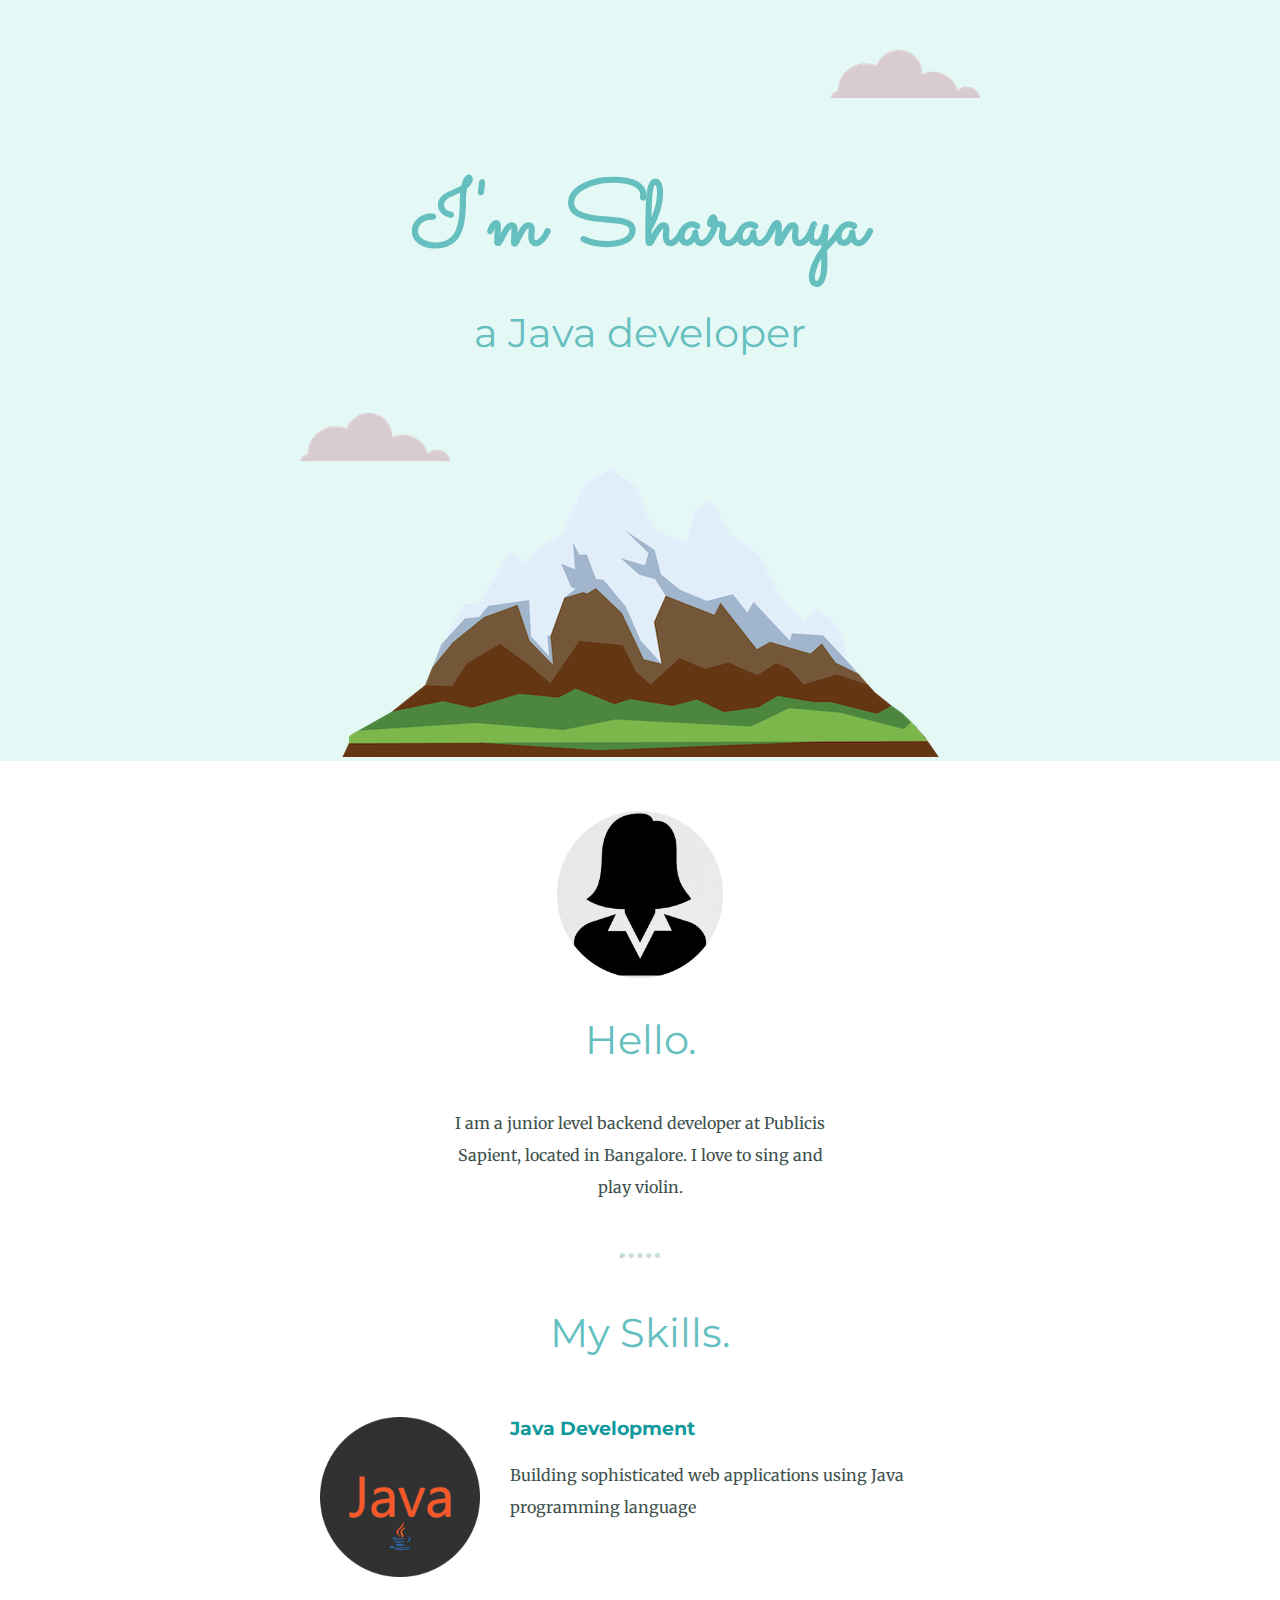
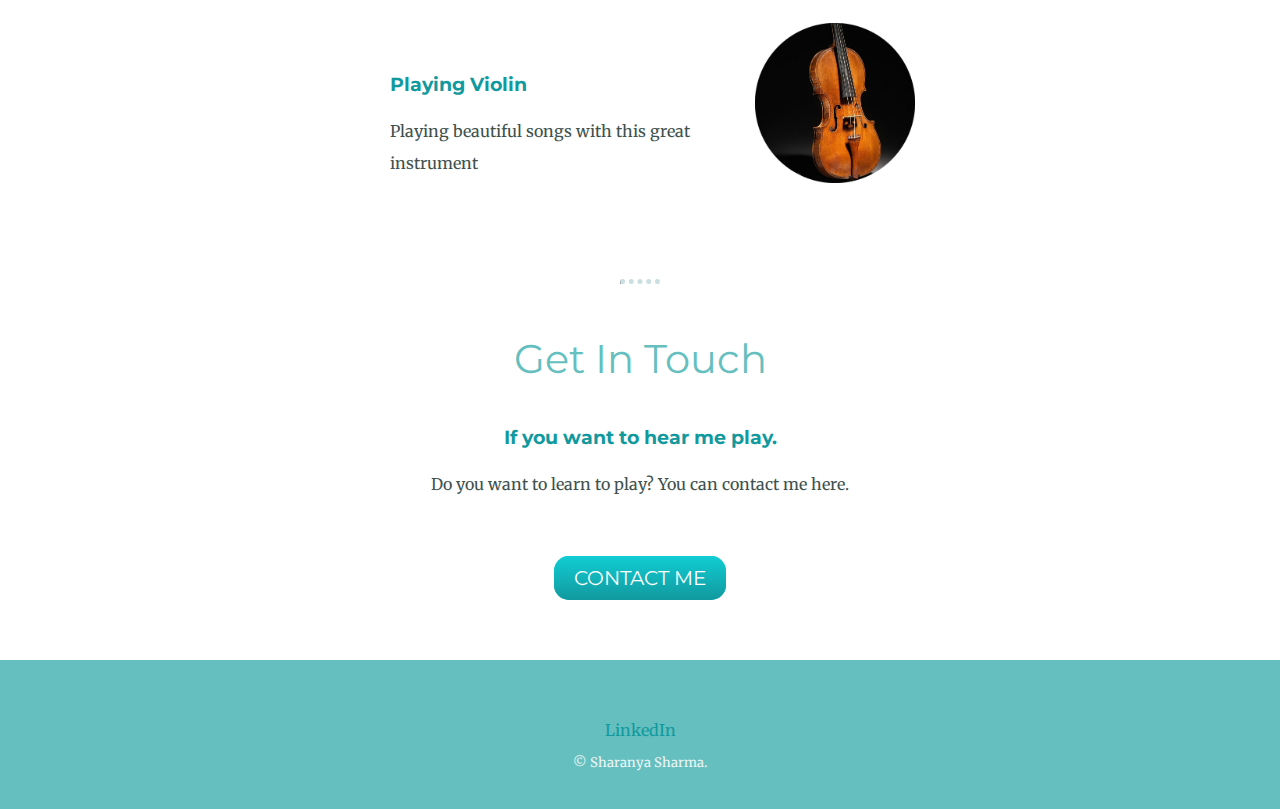
<file: index.html>
<!DOCTYPE html>
<!--[if lt IE 7]>      <html class="no-js lt-ie9 lt-ie8 lt-ie7"> <![endif]-->
<!--[if IE 7]>         <html class="no-js lt-ie9 lt-ie8"> <![endif]-->
<!--[if IE 8]>         <html class="no-js lt-ie9"> <![endif]-->
<!--[if gt IE 8]><!-->
<html class="no-js">
<!--<![endif]-->

<head>
  <meta charset="utf-8">
  <meta http-equiv="X-UA-Compatible" content="IE=edge">
  <title>Sharanya Sharma</title>
  <meta name="description" content="">
  <meta name="viewport" content="width=device-width, initial-scale=1">
  <link rel="stylesheet" href="CSS/styles.css">
  <link rel="icon" href="favicon.png">
  <link rel="preconnect" href="https://fonts.googleapis.com">
  <link rel="preconnect" href="https://fonts.gstatic.com" crossorigin>
  <link href="https://fonts.googleapis.com/css2?family=Merriweather&family=Montserrat&family=Sacramento&display=swap"
    rel="stylesheet">
</head>

<body>
  <div class="top-container">
    <img class="top-cloud" src="images/cloud.png" alt="cloud-img">
    <h1>I'm Sharanya</h1>
    <p>
    <h2>a Java developer</h2>
    </p>
    <img class="bottom-cloud" src="images/cloud.png" alt="cloud-img">
    <img src="images/mountain.png" alt="mountain-img">
  </div>
  <div class="middle-container">
    <div class="profile">
      <img class="images" src="images/profile.png" alt="profile-pic">
      <h2>Hello.</h2>
      <p>I am a junior level backend developer at Publicis Sapient, located in Bangalore.
        I love to sing and play violin.
    </div>
  </div>
  <hr>
  <div class="">
    <h2>My Skills.</h2>
    <div class="skill-row">
      <img class="java" src="images/java-1.png" alt="java-logo-pic">
      <h3>Java Development</h3>
      <p class="java-par">Building sophisticated web applications using Java programming language</p>
    </div>
    <div class="skill-row">
      <img class="violin" src="images/violin.png" alt="violin-pic"style="margin-right: 45px;">
        <h3 style="padding-top:50px; margin-left: 70px;">Playing Violin</h3>
        <p class="violin-par">Playing beautiful songs with this great instrument</p>
      </div>
    </div>
  </div>
  <hr>
  <div class="contact-me">
    <h2>Get In Touch</h2>
    <h3>If you want to hear me play.</h3>
    <p style="padding-bottom:50px;">Do you want to learn to play? You can contact me here.</p>
    <a class="btn" href="mailto:sharanyasharma2000@gmail.com?">CONTACT ME</a>
  </div>
  </div>
  <div class="bottom-container">
    <a class="footer-link" href="https://www.linkedin.com/in/sharanya-sharma-6549ab191/?_l=en_US">LinkedIn</a>
    <p class="para">© Sharanya Sharma.</p>
  </div>


  <script src="" async defer></script>
</body>

</html>
</file>
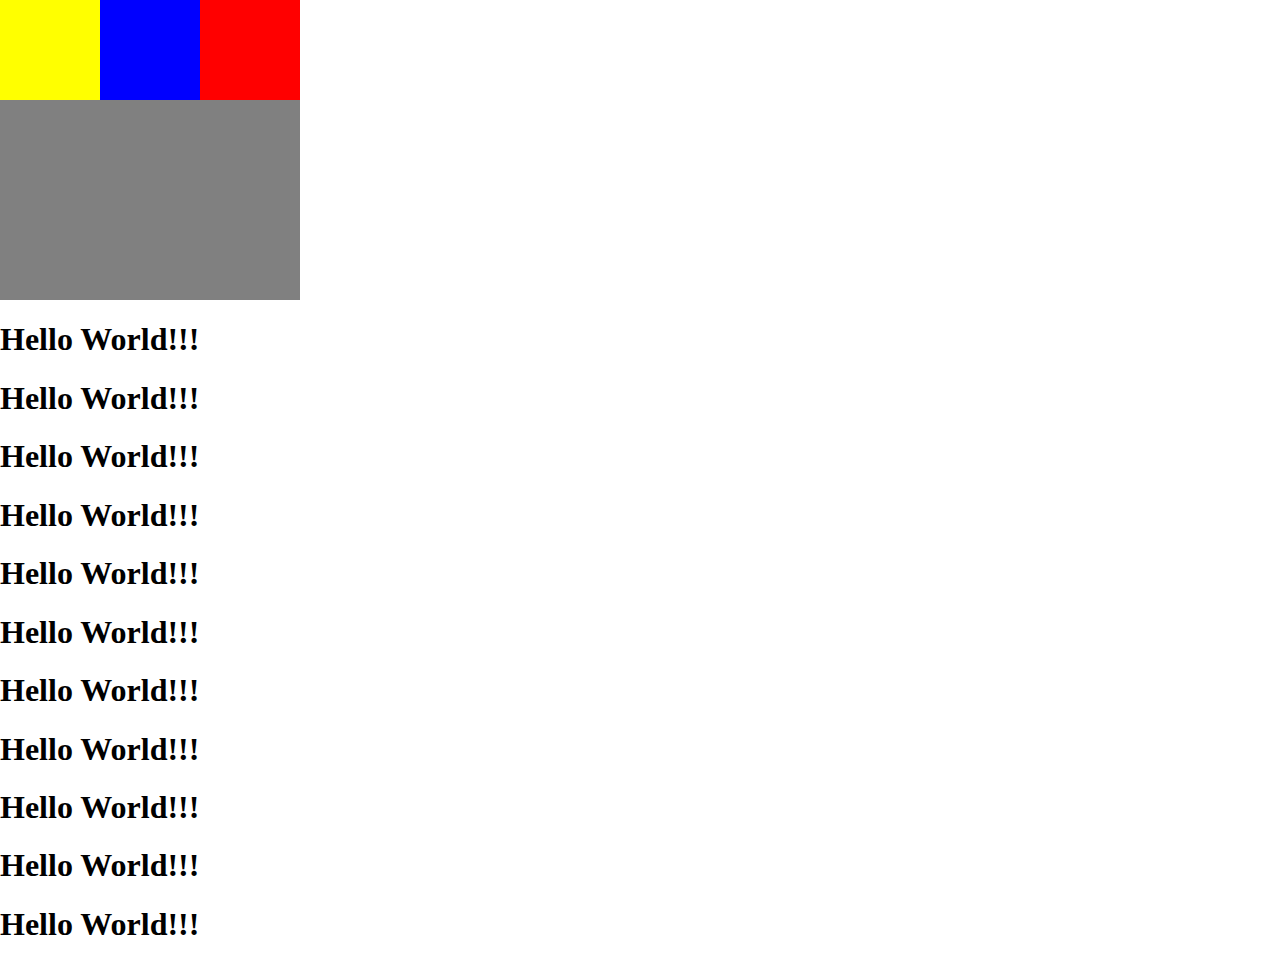
<file: positions.html>
<!DOCTYPE html>
<!--[if lt IE 7]>      <html class="no-js lt-ie9 lt-ie8 lt-ie7"> <![endif]-->
<!--[if IE 7]>         <html class="no-js lt-ie9 lt-ie8"> <![endif]-->
<!--[if IE 8]>         <html class="no-js lt-ie9"> <![endif]-->
<!--[if gt IE 8]><!-->
<html class="no-js">
<!--<![endif]-->

<head>
    <meta charset="utf-8">
    <meta http-equiv="X-UA-Compatible" content="IE=edge">
    <title></title>
    <meta name="description" content="">
    <meta name="viewport" content="width=device-width, initial-scale=1">
    <link rel="stylesheet" href="CSS/pos-styles.css">
</head>

<body>
    <div class="container">
        <div class="red">
    </div>
    <div class="blue">

    </div>
    <div class="yellow">

    </div>
</div>

<h1>Hello World!!!</h1>
<h1>Hello World!!!</h1>
<h1>Hello World!!!</h1>
<h1>Hello World!!!</h1>
<h1>Hello World!!!</h1>
<h1>Hello World!!!</h1>
<h1>Hello World!!!</h1>
<h1>Hello World!!!</h1>
<h1>Hello World!!!</h1>
<h1>Hello World!!!</h1>
<h1>Hello World!!!</h1>
</body>

</html>
</file>
<file: CSS/styles.css>
.top-container{
    background-color: #E4F9F5;
    position: relative;
    padding-top: 100px;
    /* height: 200px;
    width: 200px;
    border-width: 10px;
    border: solid;
    padding-top: 40px;
    padding-left: 40px;
    padding-right: 40px;*/
} 
.java{
    width: 25%;
    float: left;
    margin-right: 30px;
   
}
.violin{
    width: 25%;
    float: right;
}
.images{
    width: 13%;
    margin-top: 50px;
}
.skill-row p{
    margin-bottom: 100px;
}
.violin-par{
    width: 50%;
    margin-left: 70px;
}
.top-container h2{
    margin-top: 0;
}
.top-container h1{
    margin-bottom: 0;
}
.skill-row{
    margin: 50px auto;
    width: 50%; 
    text-align: left;
}
body{
    color: #40514E;
    margin: 0%;
    text-align: center;
    font-family: 'Merriweather', serif;
}
h1{
   /* padding: 20px; */
   /* font-size: 562.5%; */ 
   font-size: 5.625rem;
    margin-top: 40px auto 0 auto;
    font-family: 'Sacramento', cursive;
    color: #66BFBF;
}
h2{
    padding-bottom: 10px;
    font-family: 'Montserrat', sans-serif;
    font-size: 2.5rem;
    color: #66BFBF;
    font-weight: normal;
}
h3{
    font-family: 'Montserrat', sans-serif;
    color:  #11999E;
}
a{
    color:  #11999E;
    text-decoration: none;
}
a:hover{
    color: #EAF6F6;
}
p{
   /*padding-left: 20px;
    margin: 0;
    */
    line-height: 2;
}
.middle-container p{
   width: 30%;
   margin: auto;
}
.middle-container{
   
}
.bottom-container {
   background-color: #66BFBF;
   padding: 60px 0 20px;
   margin-top: 70px;
}
.footer-link{
    padding: 0 auto;
}
.para{
    margin-top: 10px;
    font-size: 13px;
    color: #EAF6F6;
}

.bottom-cloud{
    position: absolute;
    left: 250px;
    bottom: 300px;
    margin: 0 50px;  
}

.top-cloud{
    position: absolute;
    right: 300px;
    top: 50px;
}
hr{
    border-top:dotted 5px;
    border-bottom: 0px;
    color: #cadfdf;
    width: 3%;
    margin: 50px auto;  
}

.btn {
    background: #11cdd4;
    background-image: -webkit-linear-gradient(top, #11cdd4, #11999e);
    background-image: -moz-linear-gradient(top, #11cdd4, #11999e);
    background-image: -ms-linear-gradient(top, #11cdd4, #11999e);
    background-image: -o-linear-gradient(top, #11cdd4, #11999e);
    background-image: linear-gradient(to bottom, #11cdd4, #11999e);
    -webkit-border-radius: 15;
    -moz-border-radius: 15;
    border-radius: 15px;
    font-family: 'Montserrat', sans-serif;
    color: #ffffff;
    font-size: 20px;
    padding: 10px 20px 10px 20px;
    text-decoration: none;
  }
  
  .btn:hover {
    background: #30e3cb;
    background-image: -webkit-linear-gradient(top, #30e3cb, #2bc4ad);
    background-image: -moz-linear-gradient(top, #30e3cb, #2bc4ad);
    background-image: -ms-linear-gradient(top, #30e3cb, #2bc4ad);
    background-image: -o-linear-gradient(top, #30e3cb, #2bc4ad);
    background-image: linear-gradient(to bottom, #30e3cb, #2bc4ad);
    text-decoration: none;
  }
</file>
<file: CSS/pos-styles.css>
div{
    height: 100px;
    width: 100px;
}
/* relative positioning */
/**
.red{
    background-color: red;
    display: inline-block; 
    position: relative;
    left: 200px;
   
}
.blue{
    background-color: blue;  
    display: inline-block; 
    position: relative;
    right: 100px;
}
.yellow{
    background-color: yellow;
    display: inline-block; 
    position: relative;
    right: 100px;
    margin-left: 0;
   
}
**/

/* absolute positioning-1*/
/**
body{
    margin: 0;
}
.red{
    background-color: red;
    position: absolute;
    left: 200px;
    top: 200px;
    
}
.blue{
    background-color: blue;
    position: absolute;
    left: 100px;
    top: 100px;
}
.yellow{
    background-color: yellow;
    position: absolute;
    
}
**/
/* absolute positioning-2*/
body{
    margin: 0;
}
.container{
    height: 300px;
    width: 300px;
    background-color: grey;
    position: relative; /*important*/
}
.red{
    background-color: red;
    position: absolute;
    right: 0;
}
.yellow{
    background-color: yellow;
    position: fixed;
    left: 0;
}
.blue{
    background-color: blue;
    position: absolute;
    left: 100px;
}
</file>
